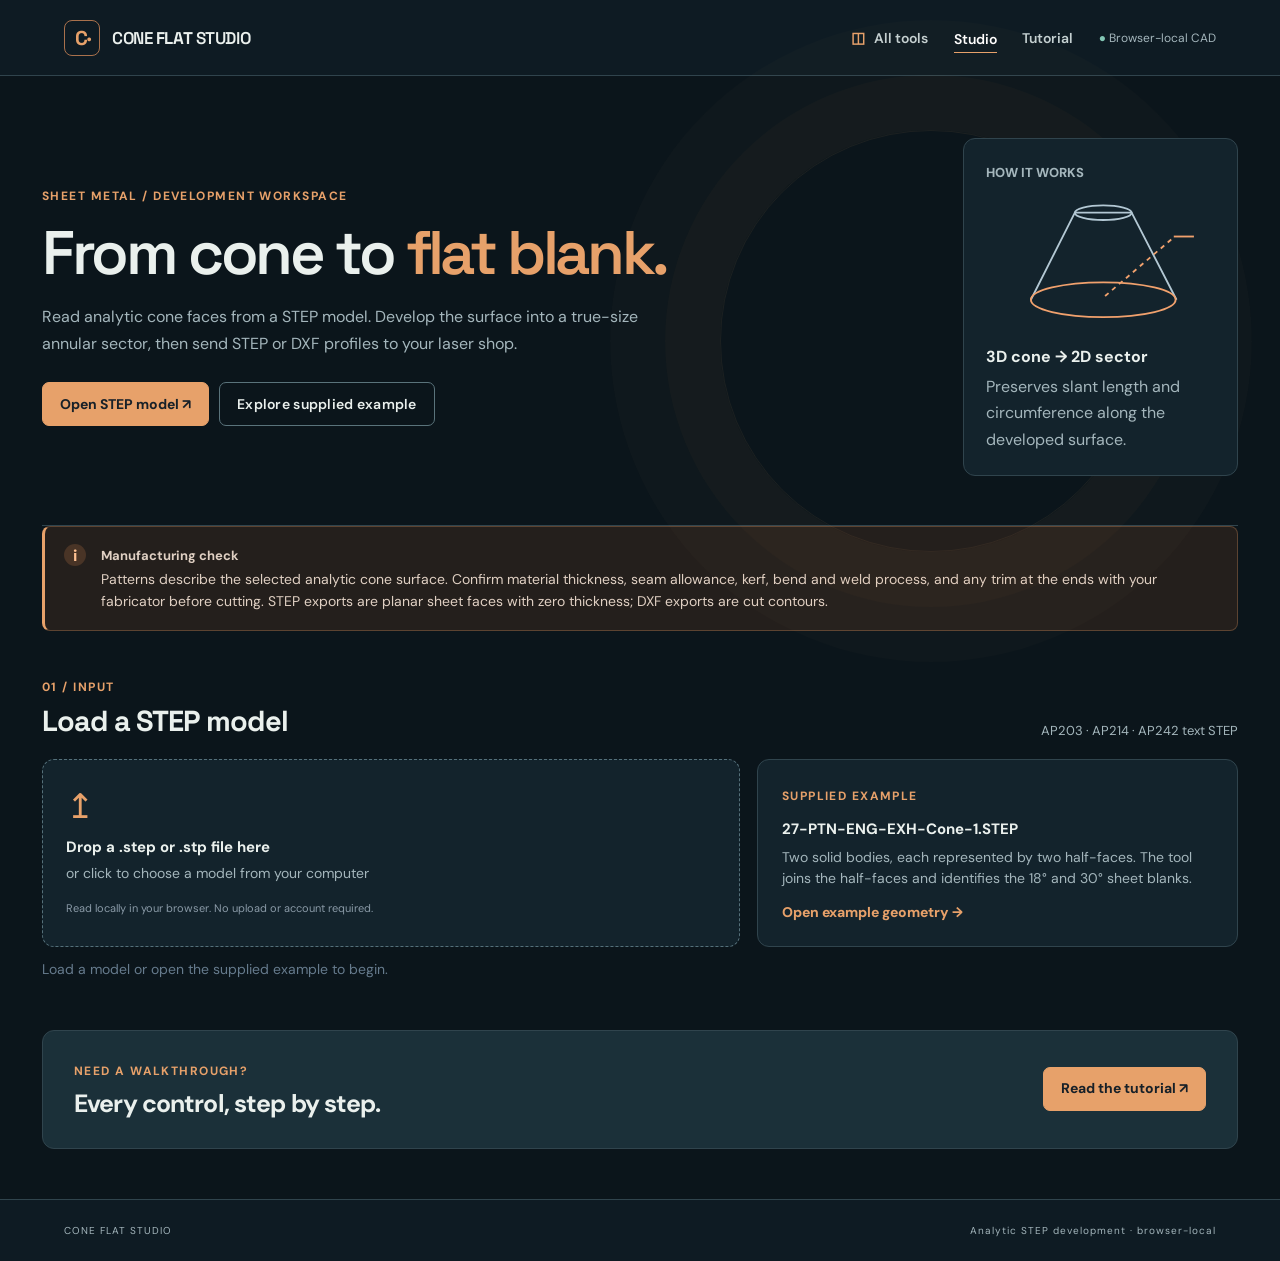
<file: index.html>
<!doctype html>
<html lang="en">
<head>
  <meta charset="utf-8">
  <meta name="viewport" content="width=device-width,initial-scale=1">
  <meta name="theme-color" content="#0b151b">
  <meta name="description" content="Turn analytic STEP exhaust cone faces into flat STEP and DXF sheet cutting profiles in your browser.">
  <title>Cone Flat Studio · STEP to laser-cut patterns</title>
  <link rel="stylesheet" href="styles.css">
  <link rel="stylesheet" href="studio-theme.css">
</head>
<body>
  <header class="topbar">
    <a class="brand" href="index.html"><span class="mark">C<span>·</span></span><span>CONE <b>FLAT</b> STUDIO</span></a>
    <nav aria-label="Main navigation"><a class="studio-home" href="https://sida0.github.io/fsae-tools/">All tools</a><a class="active" href="index.html" aria-current="page">Studio</a><a href="tutorial.html">Tutorial</a><span class="privacy">● Browser-local CAD</span></nav>
  </header>
  <main>
    <section class="hero">
      <div><div class="eyebrow">SHEET METAL / DEVELOPMENT WORKSPACE</div><h1>From cone to <em>flat blank.</em></h1><p>Read analytic cone faces from a STEP model. Develop the surface into a true-size annular sector, then send STEP or DXF profiles to your laser shop.</p><div class="hero-actions"><button class="primary" id="open-file">Open STEP model ↗</button><button class="secondary" id="load-example">Explore supplied example</button></div></div>
      <aside class="hero-card"><span>HOW IT WORKS</span><div class="mini-cone" aria-hidden="true"><svg viewBox="0 0 250 170"><path d="M49 124 97 29 159 29 208 124" fill="none" stroke="#b3c8d4" stroke-width="2"/><ellipse cx="128" cy="124" rx="79" ry="19" fill="none" stroke="#f1a16d" stroke-width="2"/><ellipse cx="128" cy="29" rx="31" ry="8" fill="none" stroke="#b3c8d4" stroke-width="2"/><path d="M130 120 206 55" stroke="#f1a16d" stroke-width="2" stroke-dasharray="5 5"/><path d="M205 55h22" stroke="#f1a16d" stroke-width="2"/></svg></div><strong>3D cone → 2D sector</strong><p>Preserves slant length and circumference along the developed surface.</p></aside>
    </section>
    <section class="notice" role="note"><span class="notice-icon">i</span><div><strong>Manufacturing check</strong><p>Patterns describe the selected analytic cone surface. Confirm material thickness, seam allowance, kerf, bend and weld process, and any trim at the ends with your fabricator before cutting. STEP exports are planar sheet faces with zero thickness; DXF exports are cut contours.</p></div></section>
    <section class="workspace-section" aria-labelledby="import-title"><div class="section-head"><div><span class="kicker">01 / INPUT</span><h2 id="import-title">Load a STEP model</h2></div><span class="section-aside">AP203 · AP214 · AP242 text STEP</span></div>
      <div class="upload-grid"><div id="drop-zone" class="drop-zone" tabindex="0" role="button" aria-label="Choose or drop a STEP file"><div class="upload-icon">↥</div><strong>Drop a .step or .stp file here</strong><span>or click to choose a model from your computer</span><small>Read locally in your browser. No upload or account required.</small></div><div class="example-panel"><span class="eyebrow">SUPPLIED EXAMPLE</span><strong>27-PTN-ENG-EXH-Cone-1.STEP</strong><p>Two solid bodies, each represented by two half-faces. The tool joins the half-faces and identifies the 18° and 30° sheet blanks.</p><button class="text-action" id="example-inline">Open example geometry →</button></div></div><input id="file-input" type="file" accept=".step,.stp,.STEP,.STP" hidden><p class="status" id="status" role="status">Load a model or open the supplied example to begin.</p>
    </section>
    <section class="workspace-section" id="results" hidden><div class="section-head"><div><span class="kicker">02 / RESULTS</span><h2>Developed patterns</h2></div><span class="section-aside" id="source-name"></span></div>
      <div class="summary-grid"><div><span>SHEET BLANKS</span><strong id="count-patterns">—</strong></div><div><span>SOLID BODIES</span><strong id="count-bodies">—</strong></div><div><span>CONE FACES READ</span><strong id="count-faces">—</strong></div><div><span>OUTPUT UNITS</span><strong>mm</strong></div></div>
      <div class="content-grid"><section class="list-panel" aria-label="Detected patterns"><div class="panel-head"><strong>Cut profiles</strong><div class="small-actions"><button id="select-all">Select all</button><button id="select-none">Clear</button></div></div><div id="pattern-list" class="pattern-list"></div><div class="list-foot"><span id="selected-count">0 selected</span><label>Display <select id="display-unit"><option value="mm">mm</option><option value="in">inches</option></select></label></div></section>
        <section class="drawing-panel" aria-label="Selected flat pattern"><div class="panel-head"><strong id="preview-title">Pattern preview</strong><span>TRUE GEOMETRY · SCALED TO FIT</span></div><div id="preview" class="preview"></div><div class="dimension-grid" id="dimensions"></div></section></div>
      <details class="analysis-details" id="analysis-details"><summary>STEP analysis notes <span id="note-count"></span></summary><ul id="analysis-notes"></ul></details>
    </section>
    <section class="workspace-section" id="exports" hidden><div class="section-head"><div><span class="kicker">03 / OUTPUT</span><h2>Download cut geometry</h2></div><span class="section-aside">Selected patterns only · 1:1 millimetres</span></div><div class="export-grid"><article><div class="export-icon">◫</div><h3>STEP sheet faces</h3><p>One analytic, planar, zero-thickness sheet face per blank. The ZIP contains a separate STEP file for each selected pattern.</p><button class="primary export" data-kind="step">Download STEP files</button></article><article><div class="export-icon">▱</div><h3>DXF cut profiles</h3><p>One R12 DXF per blank, with exact ARC and LINE entities on the CUT layer. The ZIP keeps the files separate.</p><button class="primary export" data-kind="dxf">Download DXF files</button></article><article><div class="export-icon">≡</div><h3>Dimension report</h3><p>CSV with 3D radii, cone half-angle, slant width, flat radii, sector sweep, and source face IDs.</p><button class="secondary export" data-kind="csv">Download CSV</button></article></div><p class="export-note">Files contain no kerf offset, weld overlap, tabs, or bend compensation. Add those in your manufacturing workflow.</p></section>
    <section class="footer-cta"><div><span class="kicker">NEED A WALKTHROUGH?</span><h2>Every control, step by step.</h2></div><a class="primary" href="tutorial.html">Read the tutorial ↗</a></section>
  </main>
  <footer><span>CONE FLAT STUDIO</span><span>Analytic STEP development · browser-local</span></footer>
  <script type="module" src="app.mjs"></script>
</body>
</html>
</file>
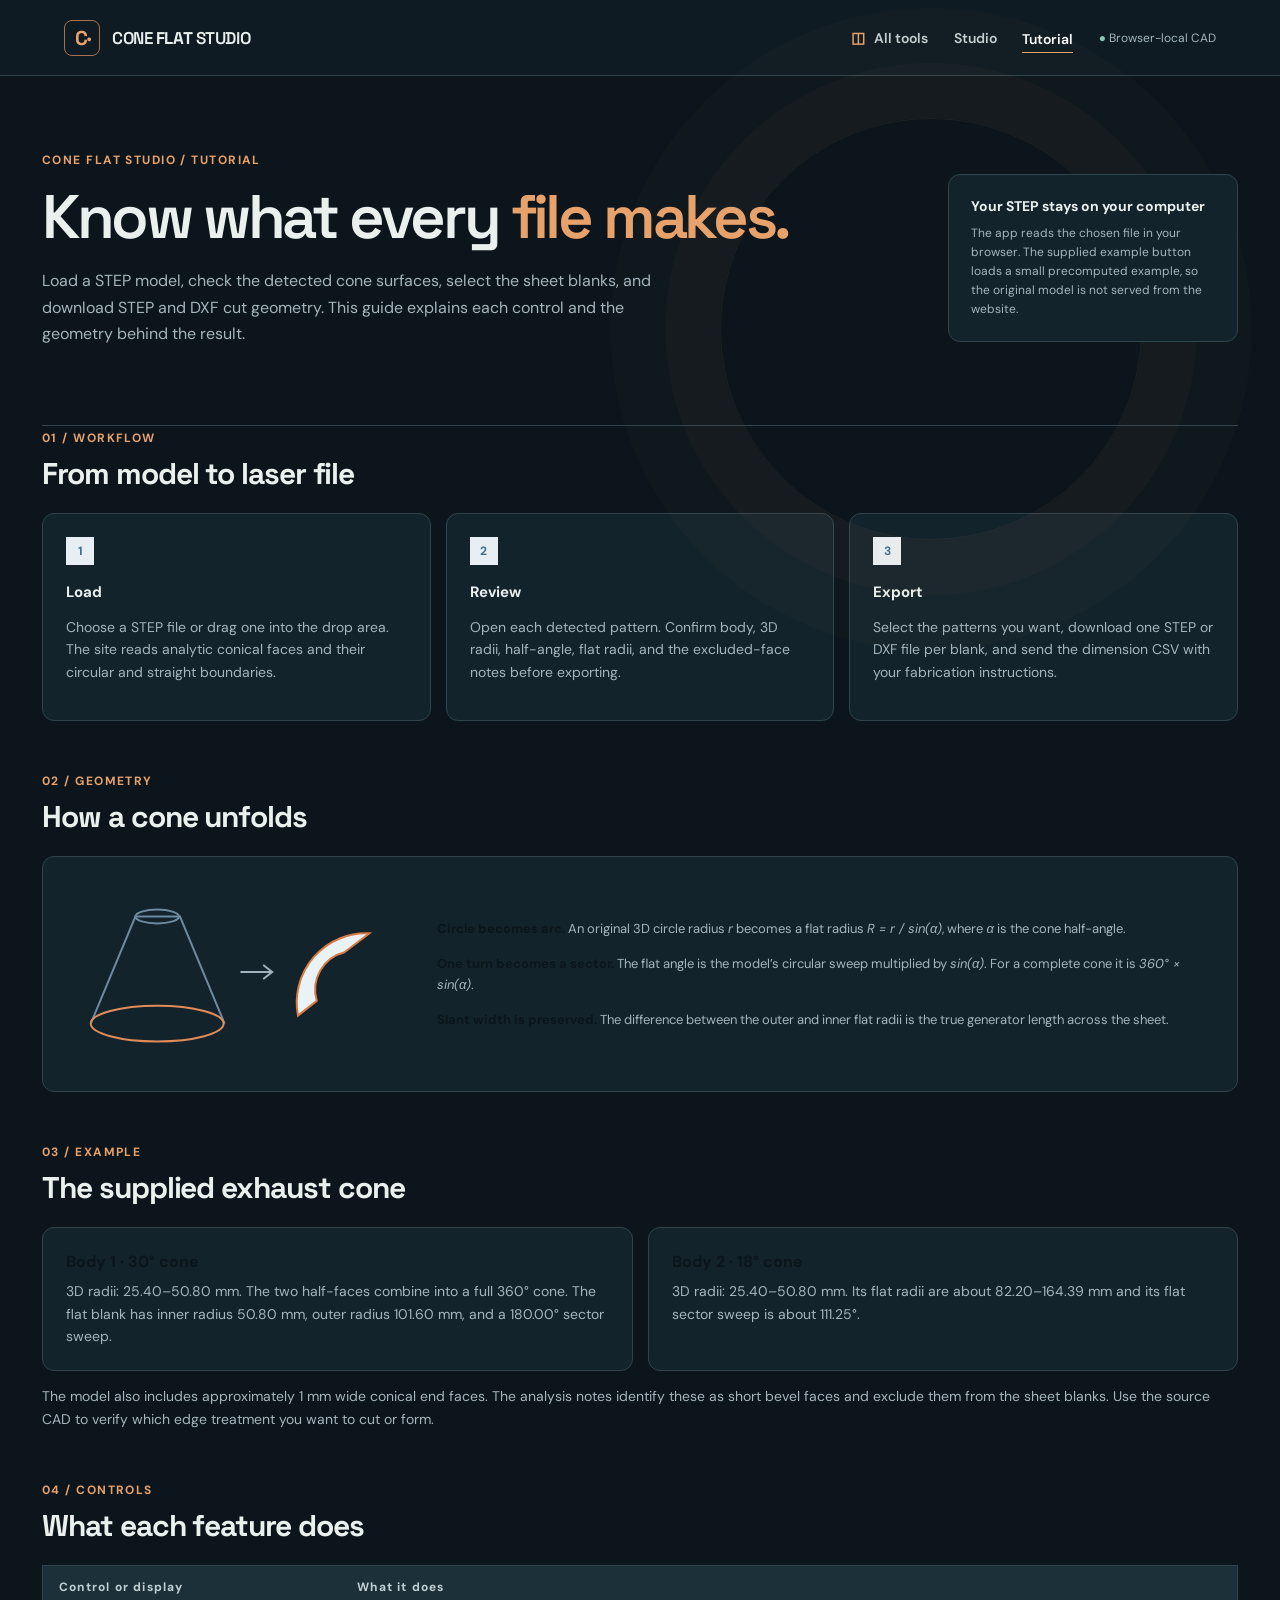
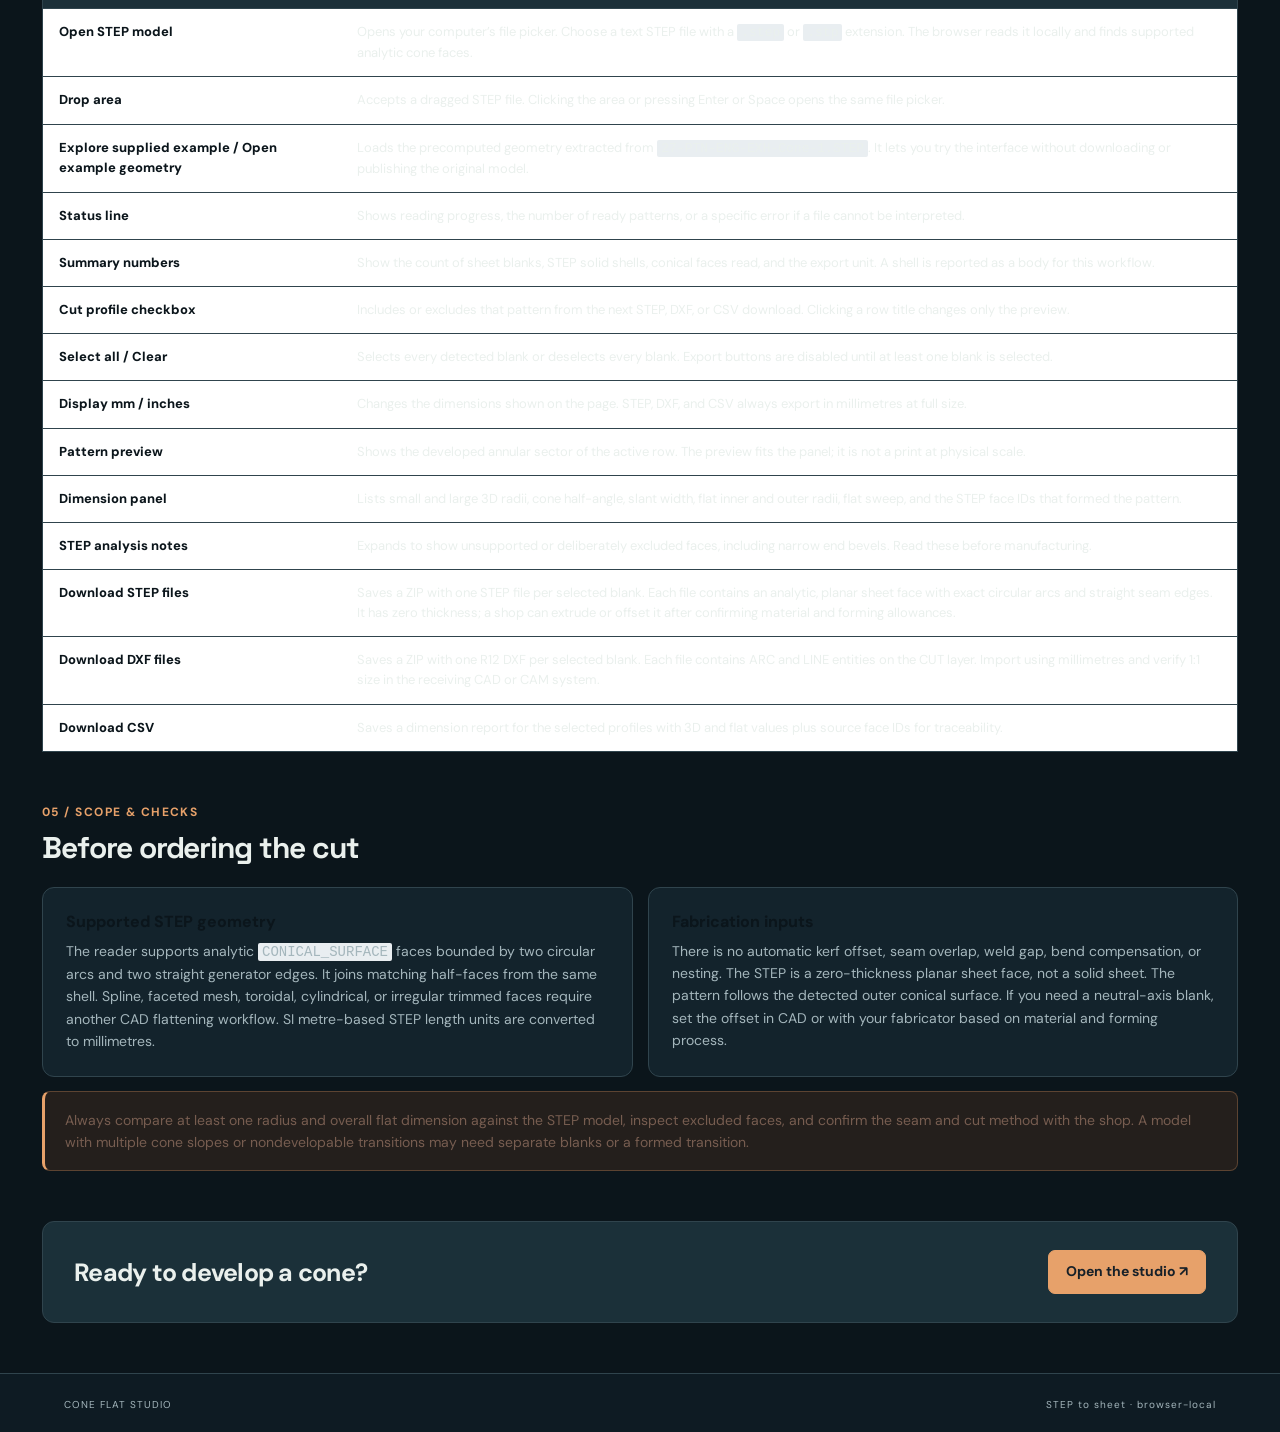
<file: tutorial.html>
<!doctype html>
<html lang="en">
<head><meta charset="utf-8"><meta name="viewport" content="width=device-width,initial-scale=1"><meta name="theme-color" content="#0b151b"><meta name="description" content="Detailed guide to every Cone Flat Studio feature and export."><title>Tutorial · Cone Flat Studio</title><link rel="stylesheet" href="styles.css">  <link rel="stylesheet" href="studio-theme.css">
</head>
<body>
  <header class="topbar"><a class="brand" href="index.html"><span class="mark">C<span>·</span></span><span>CONE <b>FLAT</b> STUDIO</span></a><nav aria-label="Main navigation"><a class="studio-home" href="https://sida0.github.io/fsae-tools/">All tools</a><a href="index.html">Studio</a><a class="active" href="tutorial.html" aria-current="page">Tutorial</a><span class="privacy">● Browser-local CAD</span></nav></header>
  <main>
    <section class="tutorial-hero"><div><div class="eyebrow">CONE FLAT STUDIO / TUTORIAL</div><h1>Know what every <em>file makes.</em></h1><p>Load a STEP model, check the detected cone surfaces, select the sheet blanks, and download STEP and DXF cut geometry. This guide explains each control and the geometry behind the result.</p></div><aside class="tutorial-callout"><strong>Your STEP stays on your computer</strong><span>The app reads the chosen file in your browser. The supplied example button loads a small precomputed example, so the original model is not served from the website.</span></aside></section>
    <section class="tutorial-section"><div class="section-head"><div><span class="kicker">01 / WORKFLOW</span><h2>From model to laser file</h2></div></div><div class="tutorial-steps"><article><b class="step-number">1</b><h3>Load</h3><p>Choose a STEP file or drag one into the drop area. The site reads analytic conical faces and their circular and straight boundaries.</p></article><article><b class="step-number">2</b><h3>Review</h3><p>Open each detected pattern. Confirm body, 3D radii, half-angle, flat radii, and the excluded-face notes before exporting.</p></article><article><b class="step-number">3</b><h3>Export</h3><p>Select the patterns you want, download one STEP or DXF file per blank, and send the dimension CSV with your fabrication instructions.</p></article></div></section>
    <section class="tutorial-section"><div class="section-head"><div><span class="kicker">02 / GEOMETRY</span><h2>How a cone unfolds</h2></div></div><div class="tutorial-diagram"><svg viewBox="0 0 340 190" role="img" aria-label="Cone frustum unfolding into an annular sector"><path d="M26 145 71 37 116 37 161 145" fill="none" stroke="#6d8a9f" stroke-width="2"/><ellipse cx="93" cy="145" rx="67" ry="18" fill="none" stroke="#e18b59" stroke-width="2"/><ellipse cx="93" cy="37" rx="22" ry="7" fill="none" stroke="#6d8a9f" stroke-width="2"/><path d="M177 93h32m-9-7 9 7-9 7" fill="none" stroke="#a1b2bd" stroke-width="2"/><path d="M235 137 A70 70 0 0 1 307 54 L282 73 A39 39 0 0 0 254 122 Z" fill="#e9f2f4" stroke="#d97a43" stroke-width="2"/></svg><div><p><strong>Circle becomes arc.</strong> An original 3D circle radius <i>r</i> becomes a flat radius <i>R = r / sin(α)</i>, where <i>α</i> is the cone half-angle.</p><p><strong>One turn becomes a sector.</strong> The flat angle is the model’s circular sweep multiplied by <i>sin(α)</i>. For a complete cone it is <i>360° × sin(α)</i>.</p><p><strong>Slant width is preserved.</strong> The difference between the outer and inner flat radii is the true generator length across the sheet.</p></div></div></section>
    <section class="tutorial-section"><div class="section-head"><div><span class="kicker">03 / EXAMPLE</span><h2>The supplied exhaust cone</h2></div></div><div class="tutorial-card-grid"><article class="tutorial-card"><h3>Body 1 · 30° cone</h3><p>3D radii: 25.40–50.80 mm. The two half-faces combine into a full 360° cone. The flat blank has inner radius 50.80 mm, outer radius 101.60 mm, and a 180.00° sector sweep.</p></article><article class="tutorial-card"><h3>Body 2 · 18° cone</h3><p>3D radii: 25.40–50.80 mm. Its flat radii are about 82.20–164.39 mm and its flat sector sweep is about 111.25°.</p></article></div><p>The model also includes approximately 1 mm wide conical end faces. The analysis notes identify these as short bevel faces and exclude them from the sheet blanks. Use the source CAD to verify which edge treatment you want to cut or form.</p></section>
    <section class="tutorial-section"><div class="section-head"><div><span class="kicker">04 / CONTROLS</span><h2>What each feature does</h2></div></div><table class="feature-table"><thead><tr><th>Control or display</th><th>What it does</th></tr></thead><tbody>
      <tr><td>Open STEP model</td><td>Opens your computer’s file picker. Choose a text STEP file with a <code>.step</code> or <code>.stp</code> extension. The browser reads it locally and finds supported analytic cone faces.</td></tr>
      <tr><td>Drop area</td><td>Accepts a dragged STEP file. Clicking the area or pressing Enter or Space opens the same file picker.</td></tr>
      <tr><td>Explore supplied example / Open example geometry</td><td>Loads the precomputed geometry extracted from <code>27-PTN-ENG-EXH-Cone-1.STEP</code>. It lets you try the interface without downloading or publishing the original model.</td></tr>
      <tr><td>Status line</td><td>Shows reading progress, the number of ready patterns, or a specific error if a file cannot be interpreted.</td></tr>
      <tr><td>Summary numbers</td><td>Show the count of sheet blanks, STEP solid shells, conical faces read, and the export unit. A shell is reported as a body for this workflow.</td></tr>
      <tr><td>Cut profile checkbox</td><td>Includes or excludes that pattern from the next STEP, DXF, or CSV download. Clicking a row title changes only the preview.</td></tr>
      <tr><td>Select all / Clear</td><td>Selects every detected blank or deselects every blank. Export buttons are disabled until at least one blank is selected.</td></tr>
      <tr><td>Display mm / inches</td><td>Changes the dimensions shown on the page. STEP, DXF, and CSV always export in millimetres at full size.</td></tr>
      <tr><td>Pattern preview</td><td>Shows the developed annular sector of the active row. The preview fits the panel; it is not a print at physical scale.</td></tr>
      <tr><td>Dimension panel</td><td>Lists small and large 3D radii, cone half-angle, slant width, flat inner and outer radii, flat sweep, and the STEP face IDs that formed the pattern.</td></tr>
      <tr><td>STEP analysis notes</td><td>Expands to show unsupported or deliberately excluded faces, including narrow end bevels. Read these before manufacturing.</td></tr>
      <tr><td>Download STEP files</td><td>Saves a ZIP with one STEP file per selected blank. Each file contains an analytic, planar sheet face with exact circular arcs and straight seam edges. It has zero thickness; a shop can extrude or offset it after confirming material and forming allowances.</td></tr>
      <tr><td>Download DXF files</td><td>Saves a ZIP with one R12 DXF per selected blank. Each file contains ARC and LINE entities on the CUT layer. Import using millimetres and verify 1:1 size in the receiving CAD or CAM system.</td></tr>
      <tr><td>Download CSV</td><td>Saves a dimension report for the selected profiles with 3D and flat values plus source face IDs for traceability.</td></tr>
    </tbody></table></section>
    <section class="tutorial-section"><div class="section-head"><div><span class="kicker">05 / SCOPE & CHECKS</span><h2>Before ordering the cut</h2></div></div><div class="tutorial-card-grid"><article class="tutorial-card"><h3>Supported STEP geometry</h3><p>The reader supports analytic <code>CONICAL_SURFACE</code> faces bounded by two circular arcs and two straight generator edges. It joins matching half-faces from the same shell. Spline, faceted mesh, toroidal, cylindrical, or irregular trimmed faces require another CAD flattening workflow. SI metre-based STEP length units are converted to millimetres.</p></article><article class="tutorial-card"><h3>Fabrication inputs</h3><p>There is no automatic kerf offset, seam overlap, weld gap, bend compensation, or nesting. The STEP is a zero-thickness planar sheet face, not a solid sheet. The pattern follows the detected outer conical surface. If you need a neutral-axis blank, set the offset in CAD or with your fabricator based on material and forming process.</p></article></div><p class="caution">Always compare at least one radius and overall flat dimension against the STEP model, inspect excluded faces, and confirm the seam and cut method with the shop. A model with multiple cone slopes or nondevelopable transitions may need separate blanks or a formed transition.</p></section>
    <section class="tutorial-footer"><h2>Ready to develop a cone?</h2><a class="primary" href="index.html">Open the studio ↗</a></section>
  </main><footer><span>CONE FLAT STUDIO</span><span>STEP to sheet · browser-local</span></footer>
</body></html>
</file>
<file: styles.css>
:root{--navy:#12243b;--ink:#23364a;--muted:#65788a;--line:#d8e1e7;--paper:#f5f7f8;--blue:#4e738f;--orange:#dc8150;--green:#539b75}*{box-sizing:border-box}html{scroll-behavior:smooth}body{margin:0;background:var(--paper);color:var(--ink);font-family:Inter,"Segoe UI",Arial,sans-serif}button,input,select{font:inherit}button{cursor:pointer}button:disabled{cursor:not-allowed;opacity:.45}a{color:inherit}.topbar{min-height:67px;background:var(--navy);color:#fff;display:flex;justify-content:space-between;align-items:center;padding:12px max(5vw,28px);gap:20px}.brand{display:flex;align-items:center;gap:12px;text-decoration:none;font-size:12px;letter-spacing:.16em;font-weight:600;white-space:nowrap}.brand b{font-weight:800}.mark{display:grid;place-items:center;width:34px;height:34px;border:1px solid #8193a5;font-size:20px;font-weight:800;letter-spacing:-.12em}.mark span{color:var(--orange)}.topbar nav{display:flex;align-items:center;gap:26px}.topbar nav a{text-decoration:none;font-size:12px;color:#dce5ed}.topbar nav a:hover,.topbar nav a.active{color:#fff;border-bottom:1px solid var(--orange);padding-bottom:4px}.privacy{font-size:11px;color:#c0cbd4}.privacy:first-letter{color:#8cd1ab}main{max-width:1300px;margin:auto;padding:0 42px}.hero{display:grid;grid-template-columns:1fr 275px;align-items:center;gap:70px;padding:62px 0 49px}.eyebrow,.kicker{font-size:11px;letter-spacing:.18em;font-weight:800;color:var(--blue)}.hero h1,.tutorial-hero h1{font-size:clamp(42px,5vw,70px);line-height:1.03;letter-spacing:-.055em;color:var(--navy);margin:18px 0}.hero h1 em,.tutorial-hero h1 em{font-style:normal;color:#6e879a}.hero p,.tutorial-hero p{font-size:15px;line-height:1.65;color:var(--muted);max-width:650px}.hero-actions{display:flex;gap:10px;flex-wrap:wrap;margin-top:25px}.primary,.secondary{display:inline-block;text-decoration:none;border:1px solid var(--navy);padding:12px 17px;font-size:12px;font-weight:800;letter-spacing:.02em}.primary{background:var(--navy);color:#fff}.primary:hover{background:#294962}.secondary{background:#fff;color:var(--navy)}.secondary:hover{background:#eaf1f5}.hero-card{padding:22px;background:#e8eff2;border:1px solid #d3dfe6;box-shadow:8px 8px 0 #dce6eb}.hero-card>span{font-size:10px;letter-spacing:.16em;color:#5b7487;font-weight:800}.mini-cone{height:164px;display:grid;place-items:center}.mini-cone svg{width:100%;height:100%}.hero-card strong{display:block;color:var(--navy);font-size:16px}.hero-card p{font-size:11px;margin:7px 0 0;line-height:1.5}.notice{display:flex;gap:15px;padding:17px 19px;border:1px solid #efddce;border-left:3px solid var(--orange);background:#fff9f4;margin-bottom:44px}.notice-icon{width:22px;height:22px;border-radius:50%;background:#f5dfcf;color:#a65526;display:grid;place-items:center;font-weight:800;flex:none}.notice strong{font-size:13px}.notice p{font-size:12px;color:#795f54;line-height:1.55;margin:4px 0 0}.workspace-section{margin-bottom:47px}.section-head{display:flex;align-items:end;justify-content:space-between;gap:20px;margin-bottom:20px}.section-head h2{font-size:29px;letter-spacing:-.035em;color:var(--navy);margin:6px 0 0}.section-aside{color:#92a0ac;font-size:12px;overflow-wrap:anywhere;text-align:right}.upload-grid{display:grid;grid-template-columns:1.45fr 1fr;gap:17px}.drop-zone{background:#fff;border:1px dashed #9bb1c2;min-height:185px;padding:23px;display:flex;flex-direction:column;align-items:flex-start;justify-content:center;outline-offset:3px}.drop-zone:hover,.drop-zone.dragover{background:#f3f8fb;border-color:#4e7894}.upload-icon{font-size:34px;line-height:1;color:#527795;margin-bottom:13px}.drop-zone strong,.example-panel strong{font-size:15px}.drop-zone span{font-size:12px;color:var(--muted);margin-top:6px}.drop-zone small{font-size:11px;color:#8a9aa7;margin-top:17px}.example-panel{border:1px solid var(--line);background:#fff;padding:24px}.example-panel strong{display:block;margin-top:14px}.example-panel p{font-size:12px;color:var(--muted);line-height:1.6;margin:8px 0 12px}.text-action{border:0;background:none;padding:0;color:#356a8d;font-size:12px;font-weight:800}.text-action:hover{text-decoration:underline}.status{font-size:12px;color:#667b8d;min-height:18px;margin:12px 0 0}.status.error{color:#b64c35}.summary-grid{display:grid;grid-template-columns:repeat(4,1fr);background:#fff;border:1px solid var(--line);margin-bottom:17px}.summary-grid>div{padding:18px 21px;border-right:1px solid var(--line)}.summary-grid>div:last-child{border-right:0}.summary-grid span{display:block;font-size:10px;letter-spacing:.14em;font-weight:800;color:#73889b}.summary-grid strong{display:block;margin-top:7px;font-size:26px;color:var(--navy)}.content-grid{display:grid;grid-template-columns:minmax(310px,.88fr) minmax(420px,1.12fr);gap:17px}.list-panel,.drawing-panel{background:#fff;border:1px solid var(--line);min-width:0}.panel-head{min-height:55px;display:flex;justify-content:space-between;align-items:center;gap:8px;padding:15px 19px;border-bottom:1px solid var(--line)}.panel-head strong{font-size:13px;color:var(--navy)}.panel-head span{font-size:9px;letter-spacing:.1em;color:#99a9b5;font-weight:800}.small-actions{display:flex;gap:12px}.small-actions button{border:0;background:none;color:#376d91;font-size:11px;font-weight:700}.pattern-list{min-height:275px}.pattern-row{display:flex;align-items:center;border-bottom:1px solid #e8edf0;padding:0 12px}.pattern-row.active{background:#f4f8fa;box-shadow:inset 3px 0 var(--orange)}.pattern-row input{accent-color:var(--navy);width:16px;height:16px}.pattern-open{flex:1;display:flex;align-items:center;gap:11px;border:0;text-align:left;background:none;padding:17px 7px;min-width:0}.pattern-tag{font-size:10px;letter-spacing:.04em;color:#2f6488;background:#e5eff4;padding:6px 7px;font-weight:800}.pattern-open strong{display:block;font-size:13px;color:var(--navy)}.pattern-open small{display:block;font-size:11px;color:#73869a;margin-top:5px;line-height:1.4}.row-arrow{margin-left:auto;color:#95a7b5}.list-foot{display:flex;justify-content:space-between;align-items:center;padding:13px 18px;font-size:11px;color:#6e8395}.list-foot select{border:1px solid var(--line);background:white;color:var(--navy);padding:5px;margin-left:6px}.preview{height:355px;background:#fbfcfc;display:grid;place-items:center;overflow:hidden}.preview svg{width:100%;height:100%}.svg-label{font-size:7px;fill:#6d8799;font-weight:800;letter-spacing:.08em}.dimension-grid{display:grid;grid-template-columns:repeat(4,1fr);border-top:1px solid var(--line)}.dimension-grid>div{padding:13px;border-right:1px solid var(--line);border-bottom:1px solid var(--line);min-width:0}.dimension-grid>div:nth-child(4n){border-right:0}.dimension-grid span{display:block;font-size:10px;color:#8193a2;line-height:1.3}.dimension-grid strong{display:block;color:var(--navy);font-size:12px;margin-top:5px;overflow-wrap:anywhere}.analysis-details{border:1px solid var(--line);background:#fff;margin-top:15px;font-size:12px;color:#607587}.analysis-details summary{cursor:pointer;padding:13px 18px;font-weight:800;color:#46657d}.analysis-details summary span{font-weight:400}.analysis-details ul{margin:0;padding:0 23px 17px 38px;line-height:1.6}.export-grid{display:grid;grid-template-columns:repeat(3,1fr);gap:16px}.export-grid article{border:1px solid var(--line);background:#fff;min-height:226px;padding:23px;display:flex;flex-direction:column;align-items:flex-start}.export-icon{font-size:28px;color:#5a7a94;height:37px}.export-grid h3{font-size:15px;margin:10px 0 6px}.export-grid p{font-size:11px;line-height:1.6;color:var(--muted);margin:0 0 18px}.export-grid button{margin-top:auto}.export-note{font-size:11px;color:#8998a4;margin-top:15px}.footer-cta{background:#e7eef2;border:1px solid #d4e1e7;padding:28px 31px;display:flex;justify-content:space-between;align-items:center;gap:18px;margin:50px 0}.footer-cta h2{font-size:25px;letter-spacing:-.035em;margin:7px 0 0;color:var(--navy)}footer{background:var(--navy);color:#b9c8d4;display:flex;justify-content:space-between;padding:24px max(5vw,28px);font-size:10px;letter-spacing:.1em}
/* Tutorial */
.tutorial-hero{display:grid;grid-template-columns:1fr 290px;gap:45px;align-items:center;padding:65px 0 50px}.tutorial-callout{padding:22px;background:#e8eff2;border:1px solid #d6e1e6;box-shadow:7px 7px 0 #dce6eb}.tutorial-callout strong{display:block;font-size:14px;color:var(--navy)}.tutorial-callout span{display:block;margin-top:9px;color:#647b8b;font-size:12px;line-height:1.6}.tutorial-section{margin:0 0 48px}.tutorial-section h2{font-size:30px;letter-spacing:-.035em;color:var(--navy);margin:7px 0 0}.tutorial-steps{display:grid;grid-template-columns:repeat(3,1fr);gap:15px}.tutorial-steps article,.tutorial-card{border:1px solid var(--line);background:#fff;padding:23px}.step-number{display:grid;place-items:center;width:28px;height:28px;background:#e7eff4;color:#3e6d8d;font-size:12px}.tutorial-steps h3{font-size:15px;margin:17px 0 7px}.tutorial-steps p,.tutorial-card p,.tutorial-section>p{font-size:12px;color:var(--muted);line-height:1.65}.tutorial-card-grid{display:grid;grid-template-columns:repeat(2,1fr);gap:15px}.tutorial-card h3{font-size:16px;color:var(--navy);margin:0 0 8px}.tutorial-card p{margin:0}.tutorial-card code,.tutorial-section code{background:#e9eef1;padding:1px 4px;border-radius:2px}.tutorial-diagram{background:#fff;border:1px solid var(--line);padding:22px;display:flex;gap:35px;align-items:center}.tutorial-diagram svg{width:min(340px,45%);height:190px}.tutorial-diagram p{font-size:13px;color:var(--muted);line-height:1.65}.tutorial-diagram strong{color:var(--navy)}.feature-table{background:#fff;border:1px solid var(--line);width:100%;border-collapse:collapse;font-size:12px}.feature-table th{text-align:left;background:#edf2f4;color:#5a7588;font-size:10px;letter-spacing:.1em;padding:13px 16px}.feature-table td{vertical-align:top;border-top:1px solid #e4eaee;padding:13px 16px;line-height:1.55;color:#64798a}.feature-table td:first-child{width:25%;font-weight:800;color:var(--navy)}.caution{border-left:3px solid var(--orange);background:#fff9f4;padding:17px 20px;color:#775d50!important}.tutorial-footer{margin:50px 0;background:#e7eef2;border:1px solid #d4e1e7;padding:28px 31px;display:flex;justify-content:space-between;align-items:center;gap:20px}.tutorial-footer h2{margin:0;font-size:25px;letter-spacing:-.03em;color:var(--navy)}
@media(max-width:930px){main{padding:0 25px}.hero{gap:35px}.content-grid{grid-template-columns:1fr}.preview{height:400px}.dimension-grid{grid-template-columns:repeat(4,1fr)}}@media(max-width:680px){.topbar{padding:12px 18px}.topbar nav{gap:14px}.privacy{display:none}.brand{font-size:10px}.hero,.tutorial-hero{display:block;padding:45px 0 36px}.hero-card,.tutorial-callout{margin-top:28px}.upload-grid,.export-grid,.tutorial-steps,.tutorial-card-grid{grid-template-columns:1fr}.summary-grid{grid-template-columns:repeat(2,1fr)}.summary-grid>div:nth-child(2){border-right:0}.summary-grid>div:nth-child(-n+2){border-bottom:1px solid var(--line)}.section-aside{display:none}.dimension-grid{grid-template-columns:repeat(2,1fr)}.dimension-grid>div:nth-child(2n){border-right:0}.preview{height:310px}.footer-cta,.tutorial-footer{display:block}.footer-cta .primary,.tutorial-footer .primary{margin-top:18px}.tutorial-diagram{display:block}.tutorial-diagram svg{width:100%}.feature-table td:first-child{width:35%}footer{display:block}footer span{display:block;margin:4px 0}}
</file>
<file: studio-theme.css>
@import url('https://fonts.googleapis.com/css2?family=DM+Sans:wght@400;500;600;700&family=Space+Grotesk:wght@400;500;600;700&display=swap');

/* Shared visual language for the FSAE tools. App geometry and behavior stay in each tool. */
:root {
  color-scheme: dark;
  --navy: #0b151b;
  --bg: #0b151b;
  --paper: #0b151b;
  --ground: #0b151b;
  --dark: #0b151b;
  --panel: #13232c;
  --panel2: #192d37;
  --ink: #eaf0ed;
  --muted: #a4b6bc;
  --line: #30444d;
  --blue: #8eafb9;
  --orange: #e7a16a;
  --burnt: #d88751;
  --burnt-dark: #b86d3d;
  --green: #83c6b4;
  --studio-input: #101e26;
  --studio-raised: #152630;
  --studio-white: #f4f5ef;
}
html { scroll-behavior: smooth; }
body { background: var(--bg); color: var(--ink); font-family: 'DM Sans', 'Segoe UI', sans-serif; font-size: 16px; }
button, input, select, textarea { font: inherit; }
button, a, label[for], summary { -webkit-tap-highlight-color: transparent; }
:where(button, a, input, select, textarea, [tabindex]):focus-visible { outline: 2px solid var(--orange); outline-offset: 3px; }
::selection { background: #e7a16a; color: #0b151b; }
a { color: var(--orange); }
a:hover { color: #ffd0a9; }

/* Navigation and title pages */
.topbar, .site-header { min-height: 76px; height: auto; background: #0e1b23; border-bottom: 1px solid var(--line); color: var(--ink); padding-top: 12px; padding-bottom: 12px; }
.topbar { gap: 20px; }
.topbar .brand, .site-header .brand { font-family: 'Space Grotesk', sans-serif; letter-spacing: -.025em; font-size: 17px; font-weight: 600; color: var(--ink); text-decoration: none; }
.topbar .brand b { font-weight: 700; }
.topbar .brand .mark, .topbar .brand-icon, .site-header .brand-mark { flex: none; width: 36px; height: 36px; display: flex; align-items: center; justify-content: center; border: 1px solid #a9714c; border-radius: 8px; color: var(--orange); font-family: 'Space Grotesk', sans-serif; font-size: 20px; letter-spacing: -.08em; transform: none; padding: 0; }
.site-header .brand-mark span { align-self: auto; margin: 0; font-size: 14px; }
.topbar .brand .mark span { color: var(--orange); }
.site-header .brand strong { letter-spacing: -.01em; font-family: 'Space Grotesk', sans-serif; font-size: 17px; }
.site-header .brand small { color: var(--muted); letter-spacing: .06em; font-size: 11px; }
.topbar nav, .topright, .top-right, .header-actions { display: flex; align-items: center; flex-wrap: wrap; gap: clamp(12px, 2vw, 28px); }
.topbar nav a, .topbar .nav-link, .site-header .header-actions a, .studio-home { color: #c4d0d1; text-decoration: none; font-size: 14px; font-weight: 600; letter-spacing: 0; border: 0; padding: 8px 0; transition: color .2s ease; }
.topbar nav a:hover, .topbar nav a.active, .topbar nav a[aria-current], .site-header .header-actions a:hover, .studio-home:hover { color: #fff; border-color: var(--orange); }
.studio-home { white-space: nowrap; }
.studio-home::before { content: '◫'; color: var(--orange); margin-right: 9px; font-size: 15px; }
.topbar .privacy, .status-dot { color: var(--muted); font-size: 12px; letter-spacing: 0; }
.privacy:first-letter { color: var(--green); }
.topbar .text-button, .update-button { color: var(--ink); font-size: 14px; font-weight: 600; }
.topbar .text-button:hover { color: var(--orange); }
main { max-width: 1380px; }
.hero, .tutorial-hero { position: relative; isolation: isolate; min-height: 350px; border-bottom: 1px solid var(--line); }
.hero::before, .tutorial-hero::before { content: ''; position: absolute; z-index: -1; right: 8%; top: 12%; width: min(34vw, 420px); aspect-ratio: 1; border: 1px solid #e7a16a14; border-radius: 50%; box-shadow: 0 0 0 55px #e7a16a06, 0 0 0 110px #e7a16a04; pointer-events: none; }
.hero h1, .tutorial-hero h1 { color: var(--ink); font-family: 'Space Grotesk', sans-serif; font-size: clamp(42px, 4.8vw, 70px); line-height: 1.04; letter-spacing: -.055em; font-weight: 600; }
.hero h1 em, .tutorial-hero h1 em, .hero h1 span { color: var(--orange); font-style: normal; }
.hero p, .tutorial-hero p, .hero-copy { color: var(--muted); font-size: 16px; line-height: 1.65; }
.eyebrow, .kicker, .card-kicker, .toolbar-kicker { color: var(--orange); font-size: 12px; letter-spacing: .12em; font-weight: 700; }
.section-head h2, .tutorial-section h2, .panel-heading h2, .result-header h2, .visualization h2 { color: var(--ink); font-family: 'Space Grotesk', sans-serif; letter-spacing: -.035em; }
.section-aside { color: var(--muted); font-size: 13px; }
.hero-card, .target-card, .tutorial-callout { background: #172934; border: 1px solid #3a5058; box-shadow: none; border-radius: 14px; }
.hero-card strong, .target-card strong, .tutorial-callout strong { color: var(--ink); }
.hero-card span, .hero-card small, .target-card span, .tutorial-callout span { color: var(--muted); }
.hero-rule { background: var(--line); }
.notice, .caution, .tutorial-notice { background: #241f1c; border: 1px solid #5c4331; border-left: 3px solid var(--orange); border-radius: 8px; color: var(--ink); }
.notice p, .caution, .notice strong { color: #e0d0c3; }
.notice p { font-size: 14px; line-height: 1.55; }
.notice-icon { background: #493426; color: #ffc293; }

/* Shared work surfaces */
.upload-card, .explain-card, .drop-zone, .example-panel, .source-panel, .control-panel,
.form-panel, .preview-panel, .chart-panel, .result-card, .export-grid article,
.list-panel, .drawing-panel, .tutorial-steps article, .tutorial-card, .tutorial-diagram,
.viewer-panel, .example-facts, .panel, .target-card, .hero-card, .tutorial-callout,
.summary-grid, .readouts, .table-wrap, .table-scroll, .equations, .analysis-details,
.footer-cta, .tutorial-footer, .workflow-tabs, .assembly-pane, .trade-detail, .trade-chart-wrap {
  background: var(--panel); border-color: var(--line); box-shadow: none; border-radius: 12px;
}
.upload-card, .drop-zone, .drop { border-style: dashed; border-color: #55707a; }
.upload-card:hover, .drop-zone:hover, .drop-zone.dragover, .drop:hover { background: #1c333d; border-color: var(--orange); transform: translateY(-2px); }
.upload-card, .drop-zone, .drop, .export-grid article, .result-card { transition: background .2s ease, border-color .2s ease, transform .2s ease; }
.export-grid article:hover { border-color: #59707a; transform: translateY(-2px); }
.hero-card, .target-card { transform: none; }
.summary-grid > div, .readouts > div, .dimension-grid > div, .evidence-grid > div { border-color: var(--line); }
.summary-grid strong, .readouts strong, .dimension-grid strong, .evidence-grid b { color: var(--ink); font-family: 'Space Grotesk', sans-serif; }
.summary-grid span, .readouts span, .dimension-grid span, .detail-label, .evidence-grid span { color: var(--muted); }
.upload-card small, .explain-card small, .drop-zone span, .example-panel p, .status { font-size: 14px; line-height: 1.5; }
.card-action, .hero-card small, .hero-card span { font-size: 13px; letter-spacing: 0; }
.card-action, .upload-icon, .card-icon, .export-icon { color: var(--orange); }
.primary, .update-button, .button-link.primary { background: var(--orange); color: #172028; border: 1px solid var(--orange); border-radius: 7px; font-size: 14px; font-weight: 700; letter-spacing: 0; min-height: 44px; padding: 11px 17px; box-shadow: none; transition: background .2s ease, transform .2s ease; }
.primary:hover, .update-button:hover, .button-link.primary:hover { background: #ffc293; color: #172028; transform: translateY(-2px); }
.primary:active, .update-button:active { transform: translateY(0); }
.secondary, .button-link.secondary { background: transparent; color: var(--ink); border: 1px solid #5a737b; border-radius: 7px; font-size: 14px; font-weight: 600; min-height: 44px; padding: 11px 17px; }
.secondary:hover, .button-link.secondary:hover { background: #223943; color: #fff; }
.text-action, .inline-button, .inline-action, td button, .small-actions button { color: var(--orange); font-size: 14px; }
button:disabled { opacity: .45; transform: none !important; }
input:not([type=checkbox]):not([type=radio]):not([type=range]):not([type=file]), select, textarea, #repo-url, .sidebar-search input { background: var(--studio-input); color: var(--ink); border: 1px solid #4a626b; border-radius: 6px; }
input::placeholder, textarea::placeholder { color: #849ba3; }
input[type=checkbox], input[type=radio], input[type=range] { accent-color: var(--orange); }
label, .field-grid label, .bend-fields label { color: #d4dfe0; }
.field-grid label, .bend-fields label, .source-panel label, .control-panel label { font-size: 14px; }
.field-grid label span, .bend-fields label span { color: var(--muted); }
th, .feature-table th, .document th { background: #1c3039; color: #c1d0d3; border-color: var(--line); font-size: 12px; }
td, .feature-table td, .document td { color: var(--ink); border-color: var(--line); font-size: 13px; }
tbody tr:hover, tbody tr.selected { background: #1d333d; }
.pill, .pattern-tag, .chip { background: #213641; color: #c9dadd; border-color: var(--line); }
.pill.ready, .pill.high { background: #1c3933; color: #a9e2ca; }
.pill.review { background: #453124; color: #ffc293; }
.chip.active { background: #704a30; color: #fff; border-color: var(--orange); }
.table-wrap, .table-scroll { overflow: auto; }
.small-note, .under-table, .export-note, .footnote, .preview-note, .confidence-note { color: var(--muted); font-size: 13px; line-height: 1.55; }
.export-grid p, .tutorial-card p, .tutorial-steps p, .tutorial-section > p { color: var(--muted); font-size: 14px; line-height: 1.6; }
.drawing-preview, .preview, .cad-viewer, .preview-canvas-wrap { background: #0c1b23; border-color: var(--line); }
.drawing-preview svg, .preview svg { background: var(--studio-white); }
.footer-cta, .tutorial-footer { background: #1b3039; }
.footer-cta h2, .tutorial-footer h2 { color: var(--ink); }
footer { background: #0e1b23; color: var(--muted); border-top: 1px solid var(--line); }

/* Piecut's native dark UI keeps its geometry-specific controls. */
.workflow-tabs { border: 1px solid var(--line); }
.workflow-tabs button.active { background: var(--orange); color: #15222a; }
.panel, .result-card, .analysis, .solver-panel { border-color: var(--line); }
.drop { background: #13232c; }
.tutorial-figure { border-color: var(--line); border-radius: 10px; overflow: hidden; }

/* Rules reader: dark reading surface with a clear document hierarchy. */
.rules-reader { background: var(--bg); }
.rules-reader .topline { height: 0; }
.rules-reader .site-header { background: #0e1b23; }
.rules-reader .notice { border-radius: 0; margin: 0; background: #241f1c; border-left: 0; border-right: 0; }
.rules-reader .layout { min-height: calc(100vh - 76px); }
.rules-reader .sidebar, .rules-reader .right-rail { background: #101e26; border-color: var(--line); }
.rules-reader .main-column, .rules-reader .document { background: #12212a; color: var(--ink); }
.rules-reader .hero { background: #152732; min-height: 300px; border-bottom: 1px solid var(--line); }
.rules-reader .hero::after { opacity: .35; }
.rules-reader .hero h1, .rules-reader .document h1 { font-family: 'Space Grotesk', sans-serif; }
.rules-reader .hero h1 em { color: var(--orange); }
.rules-reader .content-toolbar, .rules-reader .mobile-nav, .rules-reader .site-footer { background: #172934; border-color: var(--line); }
.rules-reader .document h1, .rules-reader .document h2, .rules-reader .document h3, .rules-reader .document h4, .rules-reader .document strong, .rules-reader .content-toolbar strong { color: var(--ink); }
.rules-reader .document a, .rules-reader .notice a { color: #ffc293; }
.rules-reader .document blockquote, .rules-reader .search-summary { background: #293028; color: #e1d4c2; border-color: var(--orange); }
.rules-reader .document code, .rules-reader .document th, .rules-reader .document pre { background: #1b3039; color: #e3eceb; }
.rules-reader .document td { color: #d5e0df; }
.rules-reader .document img { background: #f4f5ef; }
.rules-reader .section-link, .rules-reader .right-rail a, .rules-reader .source-link, .rules-reader .toolbar-actions a, .rules-reader .toolbar-actions button { color: #b8c9ca; }
.rules-reader .section-link:hover, .rules-reader .section-link.active { background: #283b3c; color: #ffd0a9; }
.rules-reader .section-link .code, .rules-reader .sidebar-foot, .rules-reader .rail-note, .rules-reader .rail-title, .rules-reader .nav-group, .rules-reader .filter-label, .rules-reader .sidebar-search label, .rules-reader .sort-row label { color: var(--muted); }
.rules-reader .class-tabs { background: #1c3039; }
.rules-reader .class-tabs button { color: var(--muted); }
.rules-reader .class-tabs button[aria-pressed=true] { background: #65462f; color: #fff; box-shadow: none; }
.rules-reader .sort-row select { background-color: transparent; color: var(--ink); }
.rules-reader dialog, .rules-reader #quick-panel { background: #172934; color: var(--ink); border: 1px solid var(--line); }
.rules-reader dialog p, .rules-reader dialog label { color: var(--muted); }
.rules-reader .right-rail a { border-color: var(--line); }
.rules-reader .right-rail a:hover { border-color: var(--orange); color: var(--orange); }
.rules-reader .rule-ref { color: #ffc293; }
.rules-reader .rule-ref:hover, .rules-reader .rule-ref:focus-visible { background: #543826; color: #fff; }
.rules-reader .quick-header, .rules-reader .quick-actions { background: #1b3039; color: var(--ink); }
.rules-reader .quick-context { color: var(--orange); }
.rules-reader .quick-body.document li.selected-subpart { background: #4c392b; box-shadow: 0 0 0 5px #4c392b; }
.rules-reader .dialog-top h2 { color: var(--ink); font-family: 'Space Grotesk', sans-serif; }

@media (max-width: 760px) {
  .topbar, .site-header { padding: 12px 18px; }
  .topbar .brand, .site-header .brand strong { font-size: 15px; }
  .topbar nav, .topright, .top-right, .header-actions { gap: 12px; }
  .topbar nav a, .topbar .nav-link, .studio-home { font-size: 13px; }
  .topbar .privacy, .status-dot { display: none; }
  main { padding-left: 18px; padding-right: 18px; }
  .hero, .tutorial-hero { min-height: 0; }
  .hero::before, .tutorial-hero::before { display: none; }
  .hero h1, .tutorial-hero h1 { font-size: clamp(38px, 9vw, 56px); }
  .hero p, .tutorial-hero p { font-size: 15px; }
  .head-actions, .form-actions { justify-content: flex-start; }
  .rules-reader .mobile-nav { background: #172934; }
  .rules-reader .mobile-nav button { background: #1c3039; color: var(--ink); border-color: var(--line); }
}
@media (max-width: 420px) {
  .topbar .brand .mark, .topbar .brand-icon { width: 30px; height: 30px; }
  .topbar .brand { gap: 7px; }
  .topbar .brand, .site-header .brand strong { font-size: 13px; }
  .topbar .text-button { display: none; }
  .studio-home::before { display: none; }
  .workflow-tabs { display: grid; grid-template-columns: 1fr; overflow: visible; }
  .workflow-tabs button { width: 100%; text-align: left; border-right: 0; border-bottom: 1px solid var(--line); }
}
@media (prefers-reduced-motion: reduce) {
  html { scroll-behavior: auto; }
  .upload-card, .drop-zone, .drop, .export-grid article, .primary { transition: none; }
}
</file>
